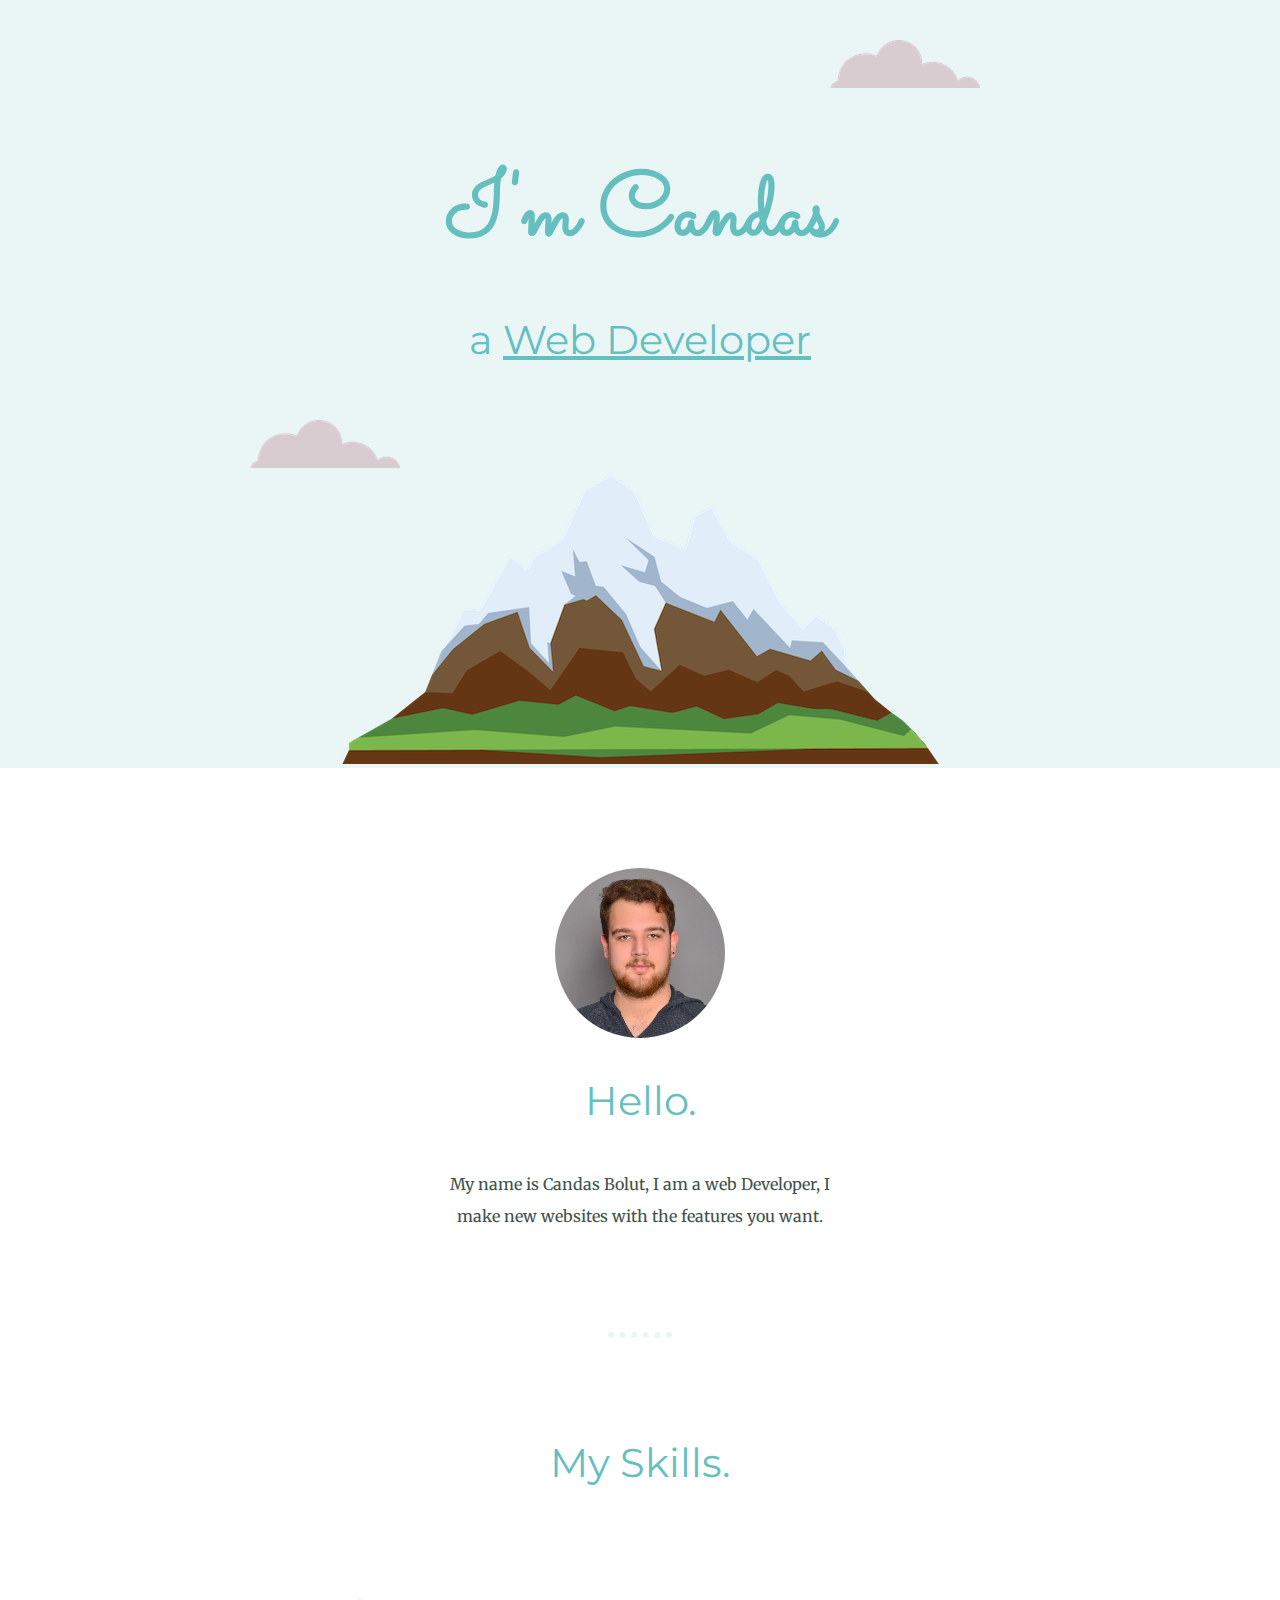
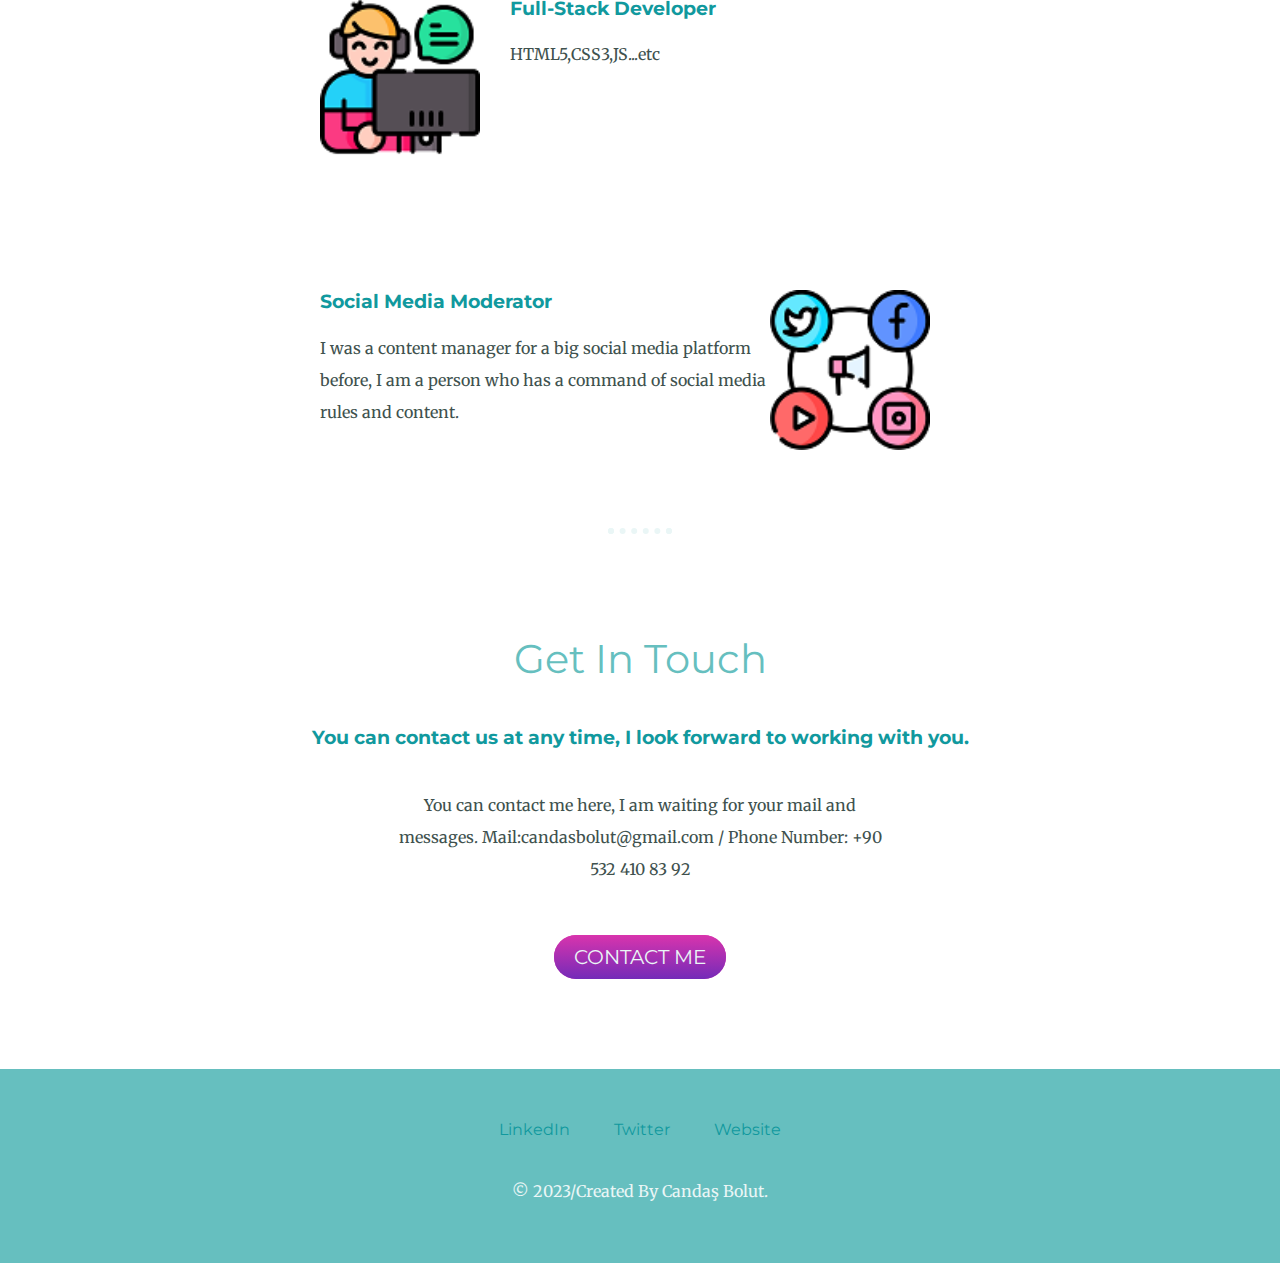
<file: portfolyo.html>
<!DOCTYPE html>
<html lang="en">
<head>
   <meta charset="UTF-8">
     <title>Candas Bolut</title>
      <link rel="stylesheet" href="assets/css/pfstyles.css">
      <link rel="icon" href="favicon.ico">
        <link rel="preconnect" href="https://fonts.googleapis.com">
        <link rel="preconnect" href="https://fonts.gstatic.com" crossorigin>
        <link href="https://fonts.googleapis.com/css2?family=Merriweather&family=Montserrat&family=Sacramento&display=swap" rel="stylesheet">
</head>
<body>
 <div class="top-container">
    <img class="top-cloud" src="assets/images/pfimages/cloud.png" alt="cloud-img">
    <h1>I'm Candas</h1>
    <h2> a <span style="text-decoration-line: underline;">Web Developer</span></h2>
    <img class="bottom-cloud" src="assets/images/pfimages/cloud.png" alt="cloud-img">
    <img src="assets/images/pfimages/mountain.png" alt="mountain-img">
 </div>
    <div class="middle-container">
      <div class="profile">
        <img class="pp" src="assets/images/pfimages/candasbolut.jpg" alt="candas-img">
        <h2>Hello.</h2>
        <p class="ıam">My name is Candas Bolut, I am a web Developer, I make new websites with the features you want.</p>
      </div>
      <hr>
      <div class="skills">
        <h2>My Skills.</h2>
        <div class="skill-row">
          <img class="webdeveloper" src="assets/images/pfimages/webdeveloper.png" alt="webdeveloper">
          <h3>Full-Stack Developer</h3>
          <p>HTML5,CSS3,JS...etc</p>
        </div>
        <br>
        <div class="skill-row">
          <img class="social-media" src="assets/images/pfimages/socialmedia.png" alt="socialmedia">
          <h3>Social Media Moderator</h3>
          <p>I was a content manager for a big social media platform before, I am a person who has a command of social media rules and content.</p>
        </div>
      </div>  
      <hr>
      <div class="contact-me">
        <h2>Get In Touch</h2>
        <h3>You can contact us at any time, I look forward to working with you.</h3>
        <p class="contact-message"> You can contact me here, I am waiting for your mail and messages. Mail:candasbolut@gmail.com / Phone Number: +90 532 410 83 92 </p>
        <a class="btn" href="index.html">CONTACT ME</a>
      </div>
      </div>
      <div class="bottom-container">
        <a class="footer-link" href="https://www.linkedin.com/in/candas-bolut-577b2a200/">LinkedIn</a>
        <a class="footer-link" href="https://twitter.com/">Twitter</a>
        <a class="footer-link" href="https://candas.adagokcen.com/">Website</a>
        <p class="created">© 2023/Created By Candaş Bolut.</p>
      </div>      
      
</body>
</html>
</file>
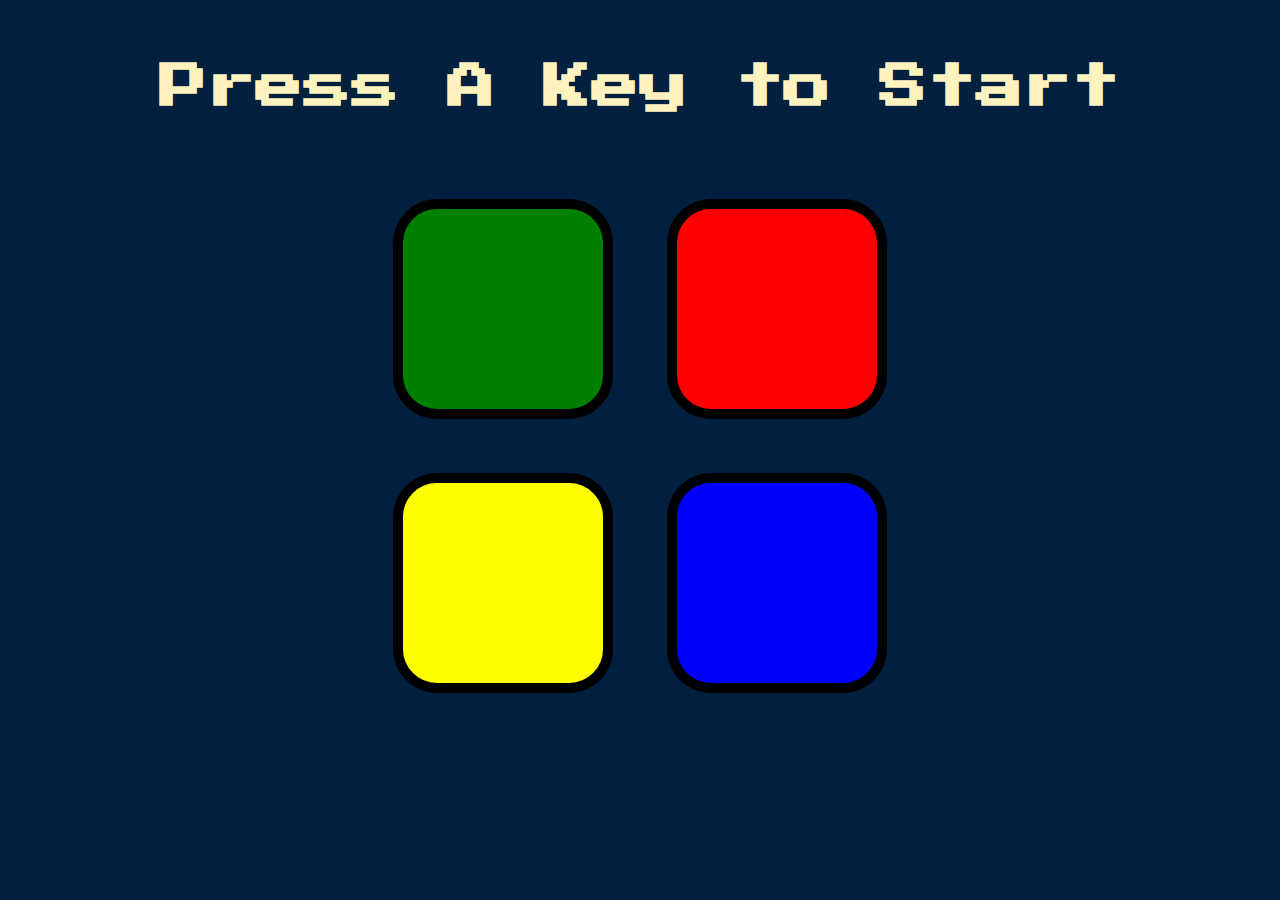
<file: simon game.html>
<!DOCTYPE html>
<html lang="en" dir="ltr">

<head>
  <meta charset="utf-8">
  <title>Candas</title>
  <link rel="stylesheet" href="assets/css/simon.css">
  <link href="https://fonts.googleapis.com/css?family=Press+Start+2P" rel="stylesheet">
</head>

<body>
  <h1 id="level-title">Press A Key to Start</h1>
  <div class="container">
    <div lass="row">

      <div type="button" id="green" class="btn green">

      </div>

      <div type="button" id="red" class="btn red">

      </div>
    </div>

    <div class="row">

      <div type="button" id="yellow" class="btn yellow">

      </div>
      <div type="button" id="blue" class="btn blue">

      </div>

    </div>

  </div>
  <script src="https://ajax.googleapis.com/ajax/libs/jquery/3.6.4/jquery.min.js"></script>
  <script src="assets/js/game.js" charset="utf-8"></script>
</body>

</html>
</file>
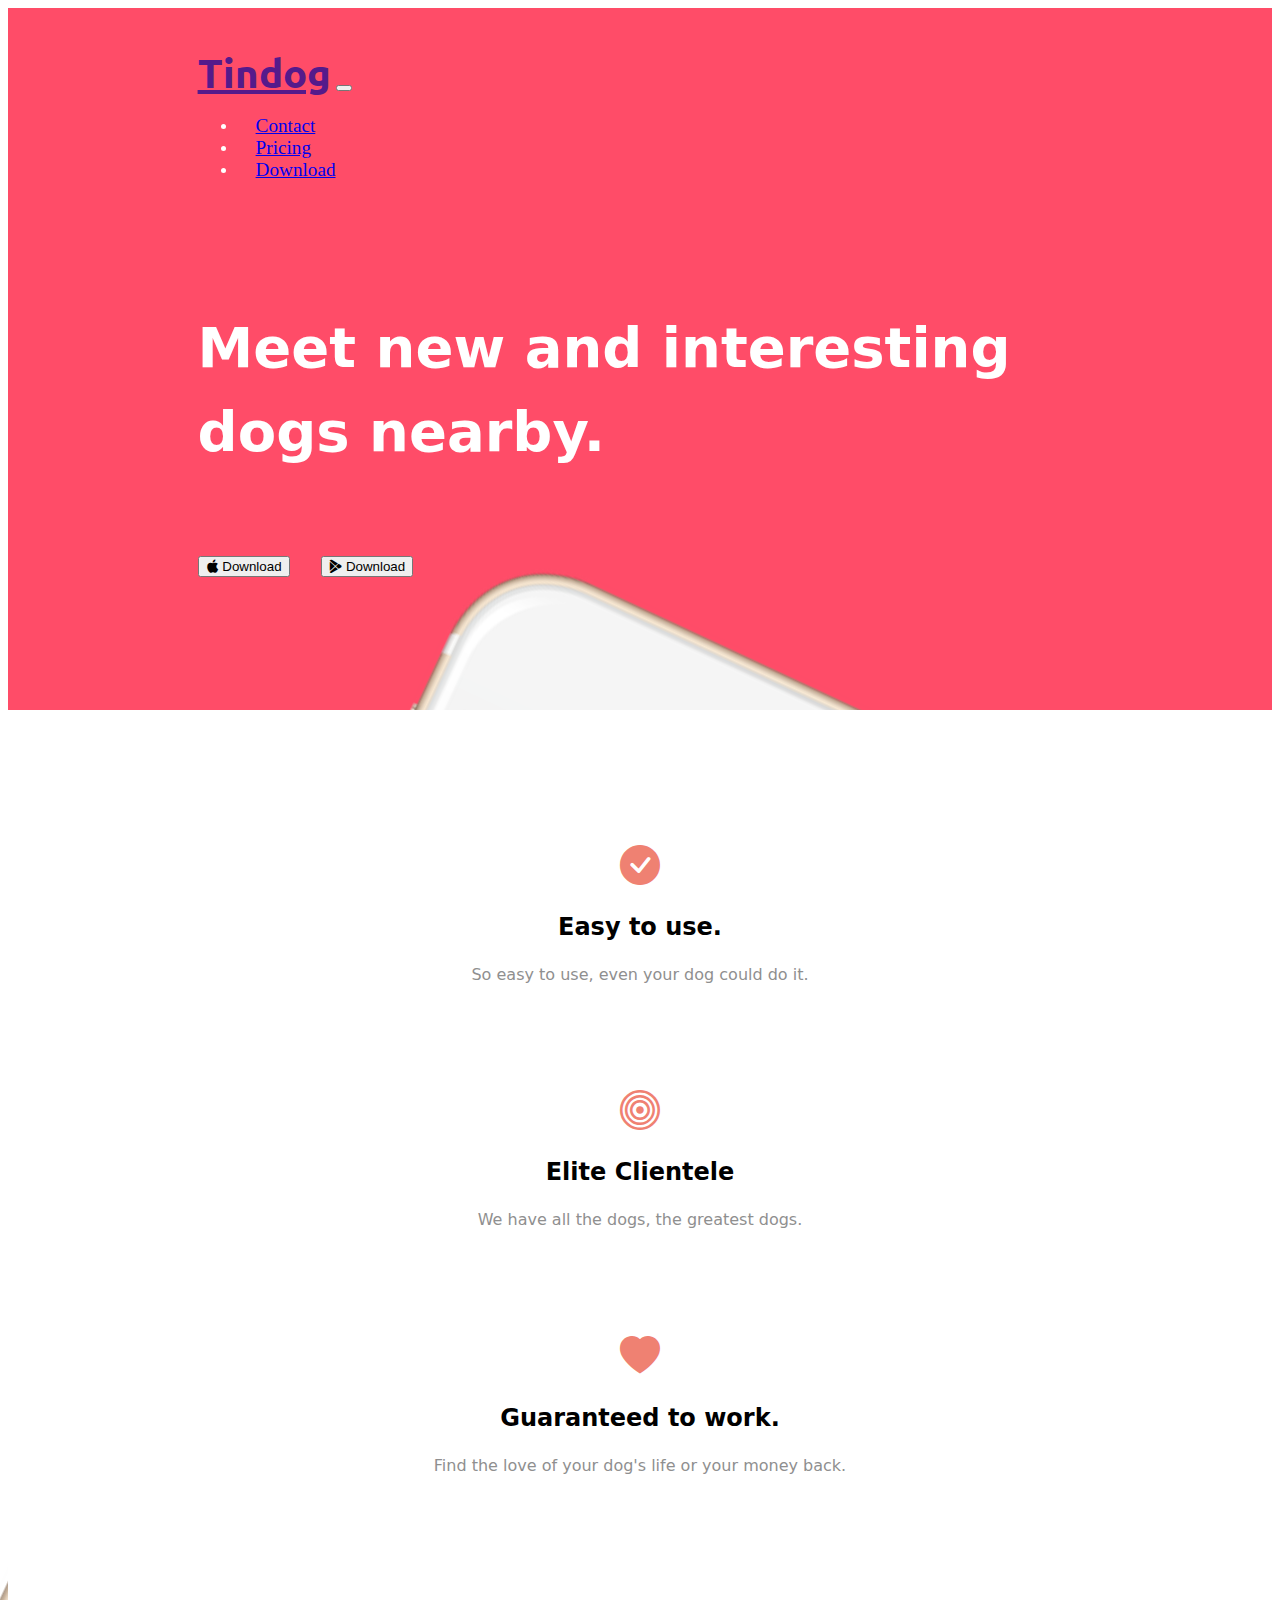
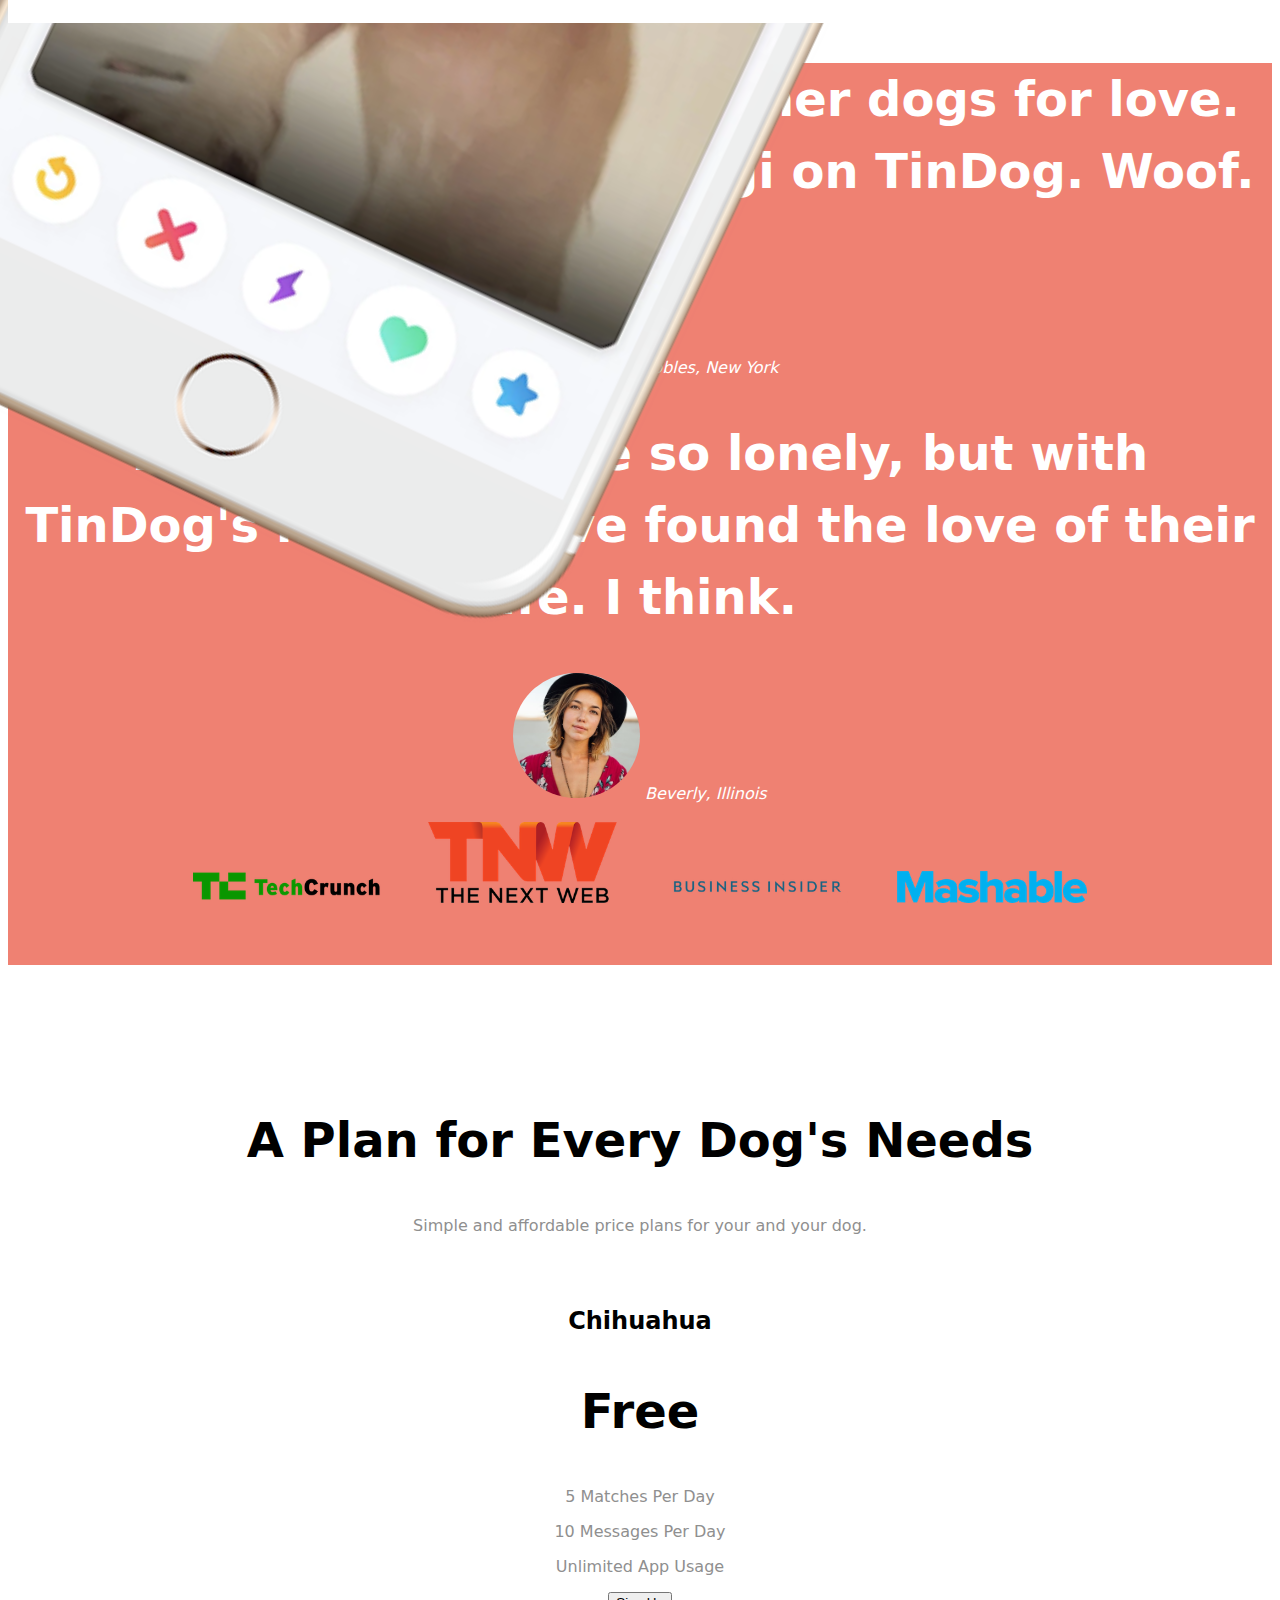
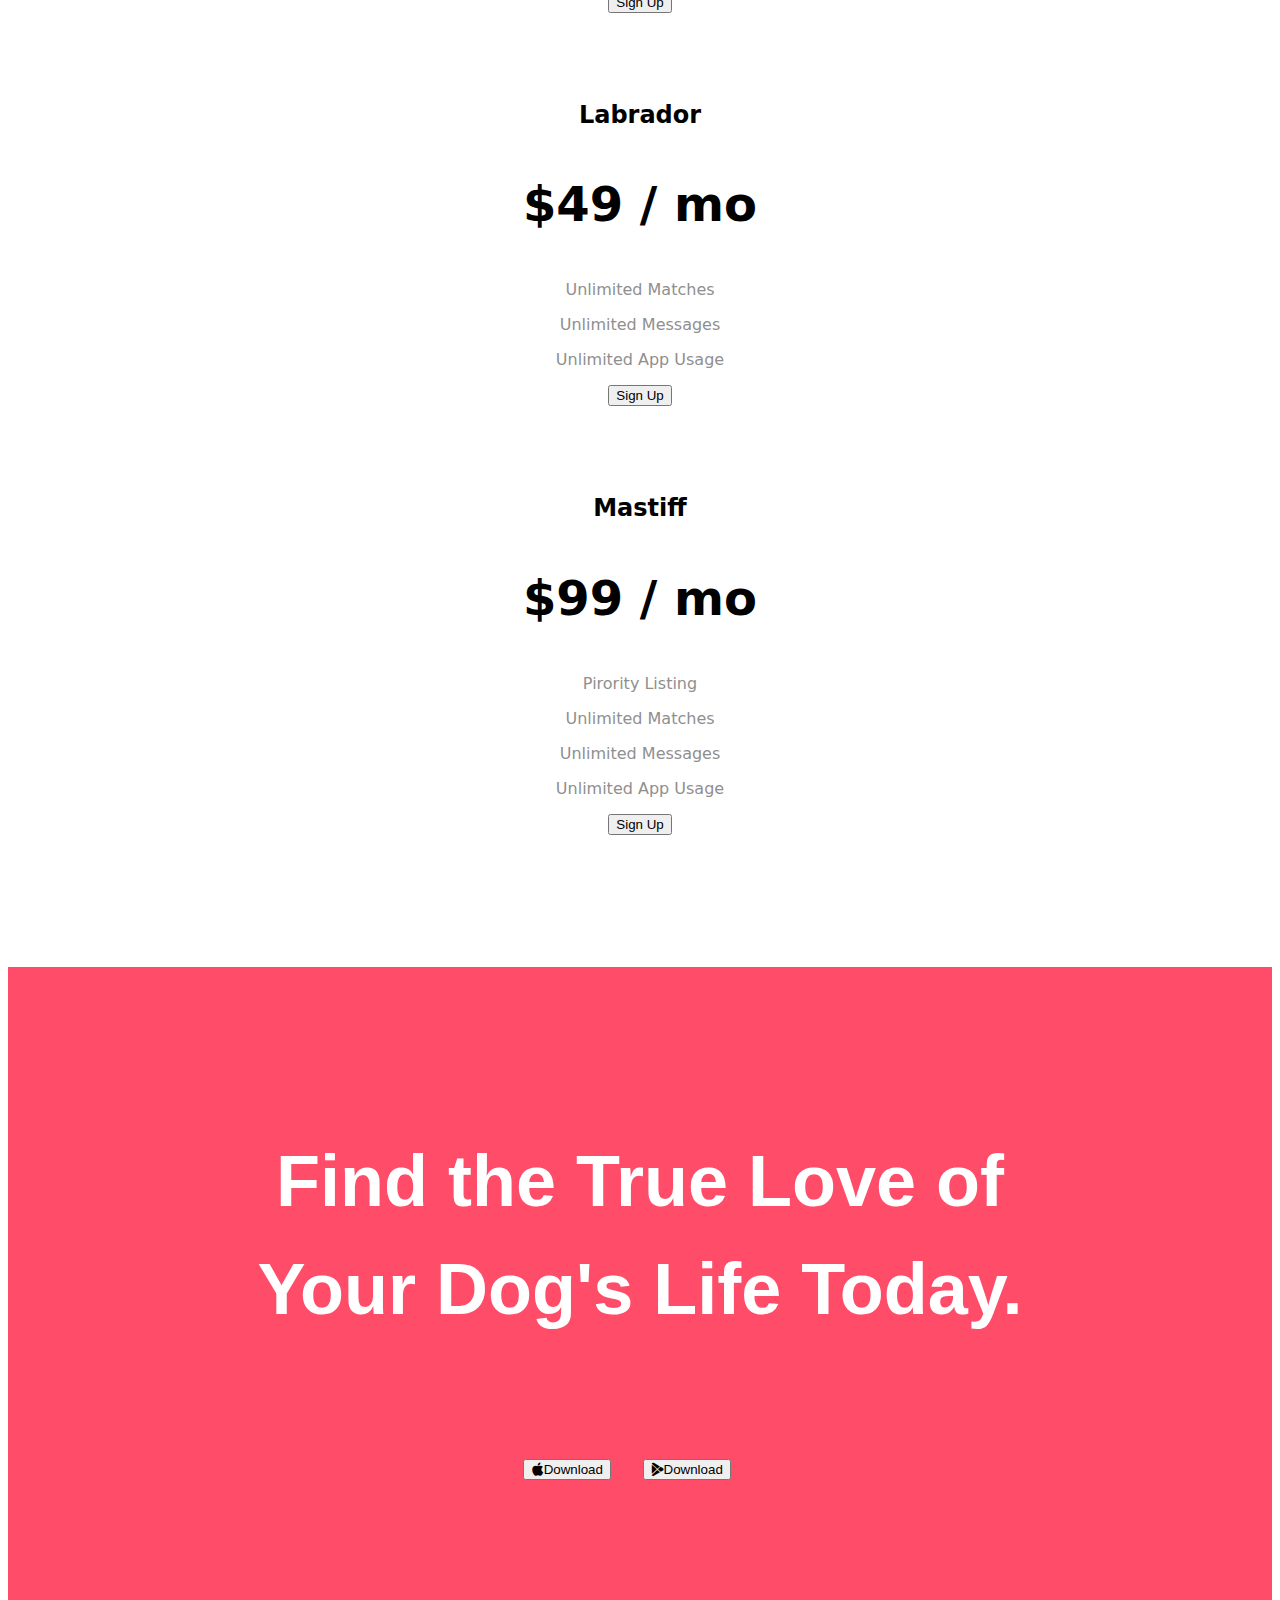
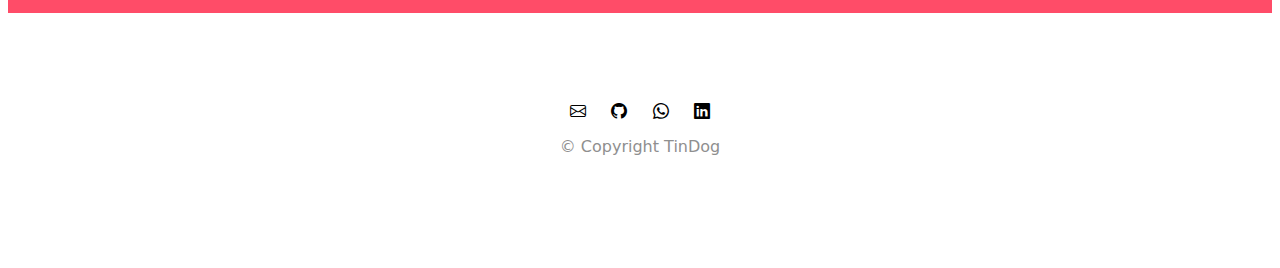
<file: tindog.html>
<!DOCTYPE html>
<html>

<head>
  <meta charset="utf-8">
  <title>TinDog</title>

  <!--Google Fonts  --> 
  <link href="https://fonts.googleapis.com/css2?family=Montserrat:wght@100;300;400;500;900&family=Ubuntu:wght@300;400;700&display=swap" rel="stylesheet">
  
  <!--Css stylesheeet-->
  
  <link rel="stylesheet" href="https://cdn.jsdelivr.net/npm/bootstrap@4.6.2/dist/css/bootstrap.min.css" integrity="sha384-xOolHFLEh07PJGoPkLv1IbcEPTNtaed2xpHsD9ESMhqIYd0nLMwNLD69Npy4HI+N" crossorigin="anonymous">
  <link rel="stylesheet" href="assets/css/tdstyles.css">
  
  <script src="https://cdn.jsdelivr.net/npm/jquery@3.5.1/dist/jquery.slim.min.js" integrity="sha384-DfXdz2htPH0lsSSs5nCTpuj/zy4C+OGpamoFVy38MVBnE+IbbVYUew+OrCXaRkfj" crossorigin="anonymous"></script>
  <script src="https://cdn.jsdelivr.net/npm/bootstrap@4.6.2/dist/js/bootstrap.bundle.min.js" integrity="sha384-Fy6S3B9q64WdZWQUiU+q4/2Lc9npb8tCaSX9FK7E8HnRr0Jz8D6OP9dO5Vg3Q9ct" crossorigin="anonymous"></script>
  <!--icons-->
  <link rel="stylesheet" href="https://cdn.jsdelivr.net/npm/bootstrap-icons@1.10.3/font/bootstrap-icons.css">
</head>

<body>

  <section id="title">
    <div class="container-fluid">

    <!-- Nav Bar -->
    <nav class="navbar navbar-expand-lg navbar-dark">
      <a class="tindog-name navbar-brand" href="">Tindog</a>
       <button class="navbar-toggler" type="button" data-toggle="collapse" data-target="#navbarSupportedContent" aria-controls="navbarSupportedContent" aria-expanded="false" aria-label="Toggle navigation">
      <span class="navbar-toggler-icon"></span>
    </button>
    <div class="collapse navbar-collapse" id="navbarSupportedContent">
      <ul class="navbar-nav ml-auto">
          <li class="nav-item">
              <a class="nav-link" href="#footer">Contact</a>
          </li>
          <li class="nav-item">
              <a class="nav-link" href="#pricing">Pricing</a>
          </li>
          <li class="nav-item">
              <a class="nav-link" href="#cta">Download</a>
          </li>
      </ul>
   </div>
  </nav>

    <!-- Title -->

  <div class="row">

    <div class="col-lg-6">
        <h1>Meet new and interesting dogs nearby.</h1>
      <button type="button" class="btn btn-dark btn-lg download-button"><i class="bi bi-apple"></i> Download</button>
      <button type="button" class="btn btn-outline-light btn-lg download-button"><i class="bi bi-google-play"></i> Download</button>
    </div>


   
      <div class="col-lg-6">
      <img class="title-image" src="assets/images/tdimages/iphone6.png" alt="iphone-mockup">
      </div>

  </div>
    </div>
  </section>


  <!-- Features -->

  <section id="features">
    
    <div class="row">
      
    <div class="features-box  col-lg-4">
      <i class="bi bi-check-circle-fill icon"></i>
      <h3>Easy to use.</h3>
      <p>So easy to use, even your dog could do it.</p>
      </div>
     
      <div class="features-box col-lg-4">
      <i class="bi bi-bullseye icon"></i>
      <h3>Elite Clientele</h3>
      <p>We have all the dogs, the greatest dogs.</p>
      </div>
      
      <div class="features-box col-lg-4">
        <i class="bi bi-heart-fill icon"></i>
      <h3>Guaranteed to work.</h3>
      <p>Find the love of your dog's life or your money back.</p>
      </div>
    
    </div>
  
  </section>


  <!-- Testimonials -->
  <section id="testimonials">
    <div id="testimonial-carousel" class="carousel slide" data-ride="false">
        <div class="carousel-inner">
            <div class="carousel-item active">
                <h2>I no longer have to sniff other dogs for love. I've found the hottest Corgi on TinDog. Woof.</h2>
                <img class="testimonial-image" src="assets/images/tdimages/dog-img.jpg" alt="dog-profile">
                <em>Pebbles, New York</em>
            </div>
            <div class="carousel-item">
                <h2>My dog used to be so lonely, but with TinDog's help, they've found the love of their life. I think.</h2>
                <img class="testimonial-image" src="assets/images/tdimages/lady-img.jpg" alt="lady-profile">
                <em>Beverly, Illinois</em>
            </div>
        </div>
        <a class="carousel-control-prev" href="#testimonial-carousel" role="button" data-slide="prev">
            <span class="carousel-control-prev-icon"></span>
        </a>
        <a class="carousel-control-next" href="#testimonial-carousel" role="button" data-slide="next">
            <span class="carousel-control-next-icon"></span>
        </a>
    </div>
</section>


  <!-- Press -->

  <section id="press">
    <img class="press-logo" src="assets/images/tdimages/TechCrunch.png" alt="tc-logo">
    <img class="press-logo" src="assets/images/tdimages/tnw.png" alt="tnw-logo">
    <img class="press-logo" src="assets/images/tdimages/bizinsider.png" alt="biz-insider-logo">
    <img class="press-logo" src="assets/images/tdimages/mashable.png" alt="mashable-logo">

  </section>


  <!-- Pricing -->

  <section id="pricing">


    <h2>A Plan for Every Dog's Needs</h2>
    <p>Simple and affordable price plans for your and your dog.</p>

    <div class="row">
   
            <div class="pricing-column col-lg-4">
              <div class="card">
                <div class="card-header">
                   <h3>Chihuahua</h3>
                  </div>
                    <div class="card-body">
                  <h2>Free</h2>
                  <p>5 Matches Per Day</p>
                  <p>10 Messages Per Day</p>
                  <p>Unlimited App Usage</p>
                  <button type="button" class="btn btn-lg btn-block btn-outline-dark">Sign Up</button>
                     </div>         
                 </div>
            </div>
        
      

          <div class="pricing-column col-lg-4">
            <div class="card">
                  <div class="card-header">
                    <h3>Labrador</h3>
                    </div>
                    <div class="card-body">
                      <h2>$49 / mo</h2>
                      <p>Unlimited Matches</p>
                      <p>Unlimited Messages</p>
                      <p>Unlimited App Usage</p>
                      <button type="button" class="btn btn-lg btn-block btn-dark">Sign Up</button>
                  </div>            
              </div>
          </div>
       

              <div class="pricing-column col-lg-4">
              <div class="card">
                <div class="card-header">
                  <h3>Mastiff</h3>
                  </div>
                  <div class="card-body">
                    <h2>$99 / mo</h2>
                    <p>Pirority Listing</p>
                    <p>Unlimited Matches</p>
                    <p>Unlimited Messages</p>
                    <p>Unlimited App Usage</p>
                    <button type="button" class="btn btn-lg btn-block btn-dark">Sign Up</button>                
                      </div>
                     </div>
                </div>  
    </div>

  </section>


  <!-- Call to Action -->

  <section id="cta">

    <h3 class="cta-heading">Find the True Love of Your Dog's Life Today.</h3>
    <button class="download-button btn btn-lg btn-dark" type="button"><i class="bi bi-apple"></i>Download</button>
    <button class="download-button btn btn-lg btn-light" type="button"><i class="bi bi-google-play"></i>Download</button>

  </section>


  <!-- Footer -->

  <footer id="footer">

    <i class="social-icon bi bi-envelope"></i>
    <i class="social-icon bi bi-github"></i>
    <i class="social-icon bi bi-whatsapp"></i>
    <i class="social-icon bi bi-linkedin"></i>
    <p>© Copyright TinDog</p>

  </footer>


</body>

</html>
</file>
<file: assets/css/pfstyles.css>
body{ 
 margin:0;
 text-align: center;
 font-family:'Merriweather', serif;
 color: #40514E;
}
h1{
    margin:50px auto 0 auto;
    color: #66BFBF;
    font-size: 5.625rem;
    font-family: 'Sacramento', cursive;
    
}

h2{
    font-family: 'Montserrat', sans-serif;
    font-size: 2.5rem;
    color:  #66BFBF;
    font-weight: normal;
    padding-bottom: 10px;
}

h3{
    font-family: 'Montserrat', sans-serif;
    color: #11999E;
}


p{
    line-height: 2;
}
a{
  color: #11999E;
  font-family: 'Montserrat', sans-serif;
  margin: 10px 20px;
  text-decoration: none;
}

a:hover{
    color: #EAF6F6;
}
hr{
    border:dotted #EAF6F6 6px;
    border-bottom: none;
    width: 4%;
    margin: 100px auto;
}
.top-container{
    background-color:#EAF6F6;
    padding-top: 100px;
    position: relative;
}


.top-cloud{
    position: absolute;
    right: 300px;
    top:40px;
}
.bottom-cloud {

    position: absolute;
    left: 250px;
    bottom: 300px;
}
.ıam{
    width: 30%;
    margin:auto;
}
.pp{
    border-radius: 100%;
    

}
.middle-container{
    margin: 100px 0 ;

}

.bottom-container{
    background-color: #66BFBF;
    padding: 50px 0px 20px;
    
}

.social-media{
    width: 25%;
    float: right;
    margin-right: 30px;
    
}

.webdeveloper{
    width: 25%;
    float:left;
    margin-right: 30px;

}
.skill-row{
    width: 50%;
    margin:100px auto 100px auto;
    text-align: left;
}

.contact-message{
    width: 40%;
    margin: 40px auto 60px;
}
.btn {
    background: #d934ad;
    background-image: -webkit-linear-gradient(top, #d934ad, #742bb8);
    background-image: -moz-linear-gradient(top, #d934ad, #742bb8);
    background-image: -ms-linear-gradient(top, #d934ad, #742bb8);
    background-image: -o-linear-gradient(top, #d934ad, #742bb8);
    background-image: linear-gradient(to bottom, #d934ad, #742bb8);
    -webkit-border-radius: 28;
    -moz-border-radius: 28;
    border-radius: 28px;
    font-family: 'Montserrat', sans-serif;
    color: #EAF6F6;
    font-size: 20px;
    padding: 10px 20px 10px 20px;
    text-decoration: none;
  }
  
  .btn:hover {
    background: #a63cfc;
    background-image: -webkit-linear-gradient(top, #a63cfc, #c334d9);
    background-image: -moz-linear-gradient(top, #a63cfc, #c334d9);
    background-image: -ms-linear-gradient(top, #a63cfc, #c334d9);
    background-image: -o-linear-gradient(top, #a63cfc, #c334d9);
    background-image: linear-gradient(to bottom, #a63cfc, #c334d9);
    text-decoration: none;
  }
  .created{
    color: #EAF6F6;
    font-size: 0,75rem;
    padding: 20px 0;
  }
</file>
<file: assets/css/simon.css>
body {
  text-align: center;
  background-color: #011F3F;
}

#level-title {
  font-family: 'Press Start 2P', cursive;
  font-size: 3rem;
  margin:  5%;
  color: #FEF2BF;
}

.container {
  display: block;
  width: 50%;
  margin: auto;

}

.btn {
  margin: 25px;
  display: inline-block;
  height: 200px;
  width: 200px;
  border: 10px solid black;
  border-radius: 20%;
}

.game-over {
  background-color: red;
  opacity: 0.8;
}

.red {
  background-color: red;
}

.green {
  background-color: green;
}

.blue {
  background-color: blue;
}

.yellow {
  background-color: yellow;
}

.pressed {
  box-shadow: 0 0 20px white;
  background-color: grey;
}
</file>
<file: assets/css/tdstyles.css>
body{
    font-family:system-ui; 
}

.tindog-name{
    font-size: 2.5rem;
}

#title{

    background-color:#ff4c68;
    color: #fff;
}
.container-fluid{
    padding: 3% 15% 7%;
}

h1 {  font-family:system-ui;  
    font-size: 3.5rem;  
    line-height: 1.5;  
   
}

h3{
    font-family:system-ui; 
    font-size: 1.5rem;
}

h2{
    font-family: system-ui;
    font-size: 3rem;
    line-height: 1.5;
}
p{

    color: #8f8f8f;
}
.navbar{
    padding: 0 0 4.5rem;
}
/*Navigation bar*/
.navbar-brand{
    font-family: "Ubuntu";
    font-size: 2,5rem;
    font-weight: bold;
}

.nav-item{
    padding: 0 18px;
}



.nav-link{
    font-size: 1.2rem;
    font-family: "montserrat-light";
}

/*Download Button*/
.download-button{
      margin: 5% 3% 5% 0;
}

/* Title image*/

.title-image{
    width: 60%;
    transform: rotate(25deg);
    position: absolute;
    right: 30%;
}

/* features section */
#features{
    padding: 7% 15%;
    background-color: #fff;
    position: relative;
    
}

.features-box{
    text-align: center;
    padding: 5%;
}
.icon{
    font-size:2.5rem;
    color:#ef8172;
}
.icon:hover{
    color:#ff4c68;
}



/*Testimonials?*/
#testimonials{
  
    text-align: center;
    background-color:#ef8172 ;
    color: #ffff;
}

.testimonial-image{

    width: 10%;
    border-radius: 100%;
}

#press{
    background-color: #ef8172;
    padding-bottom: 3%;
    text-align: center;
}

.press-logo{
    width: 15%;
    margin: 20px 20px 20px 20px;
}

.craousel-item{
      padding: 7% 15%;

}
/*Pricing section */

#pricing{
    padding: 100px;
    text-align: center;
}

.pricing-column{
    padding: 3% 2%;
}

@media (max-width:1026px) {

#title{
    text-align:center;
}  
    
.title-image{
    position: static;
    transform: rotate(0);

}

}
/*footer*/
#cta{
    background-color: #ff4c68;
    color: #fff;
    padding: 7% 15%;
    text-align: center;
}

.cta-heading{
    font-family: Impact, Haettenschweiler, 'Arial Narrow Bold', sans-serif;
    font-size: 4.5rem;
    line-height: 1.5;
}
#footer{
    padding: 7% 15%;
    text-align: center;
}
.social-icon{
    margin: 20px 10px;
}
</file>
